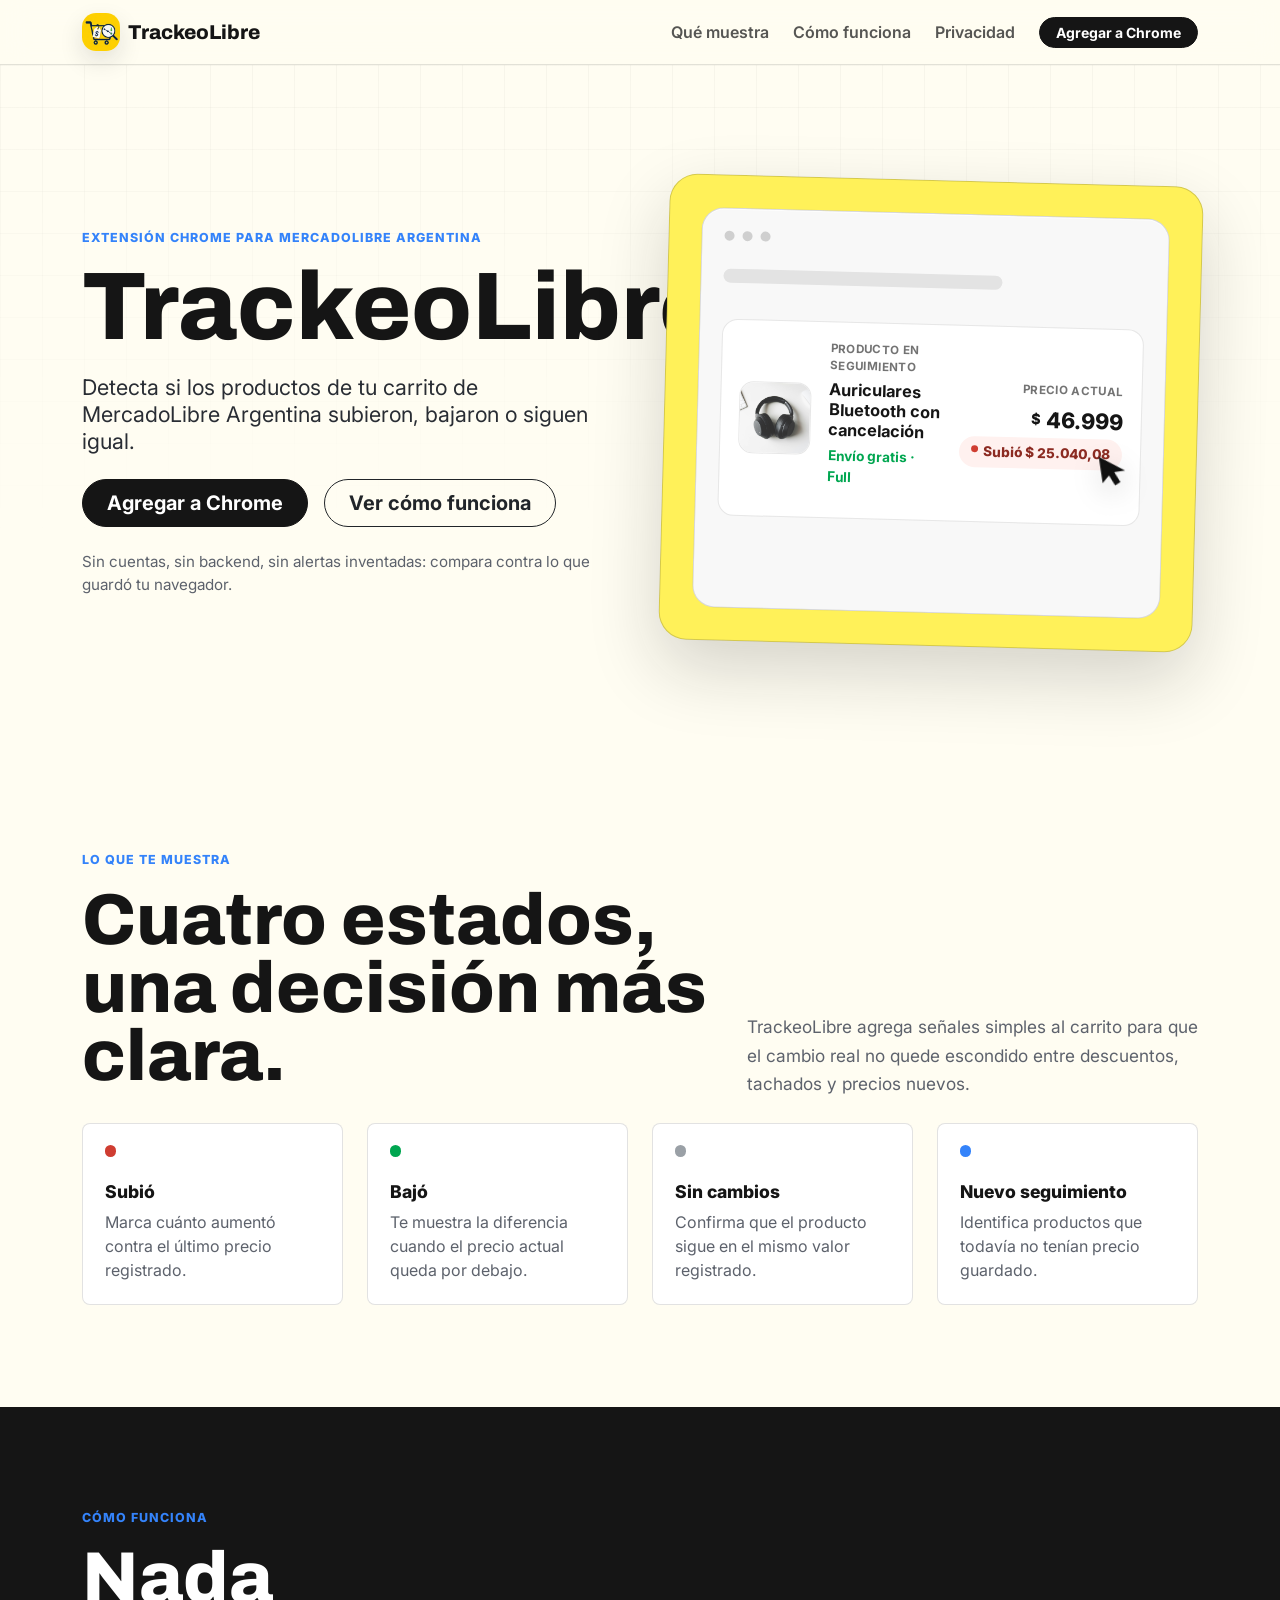
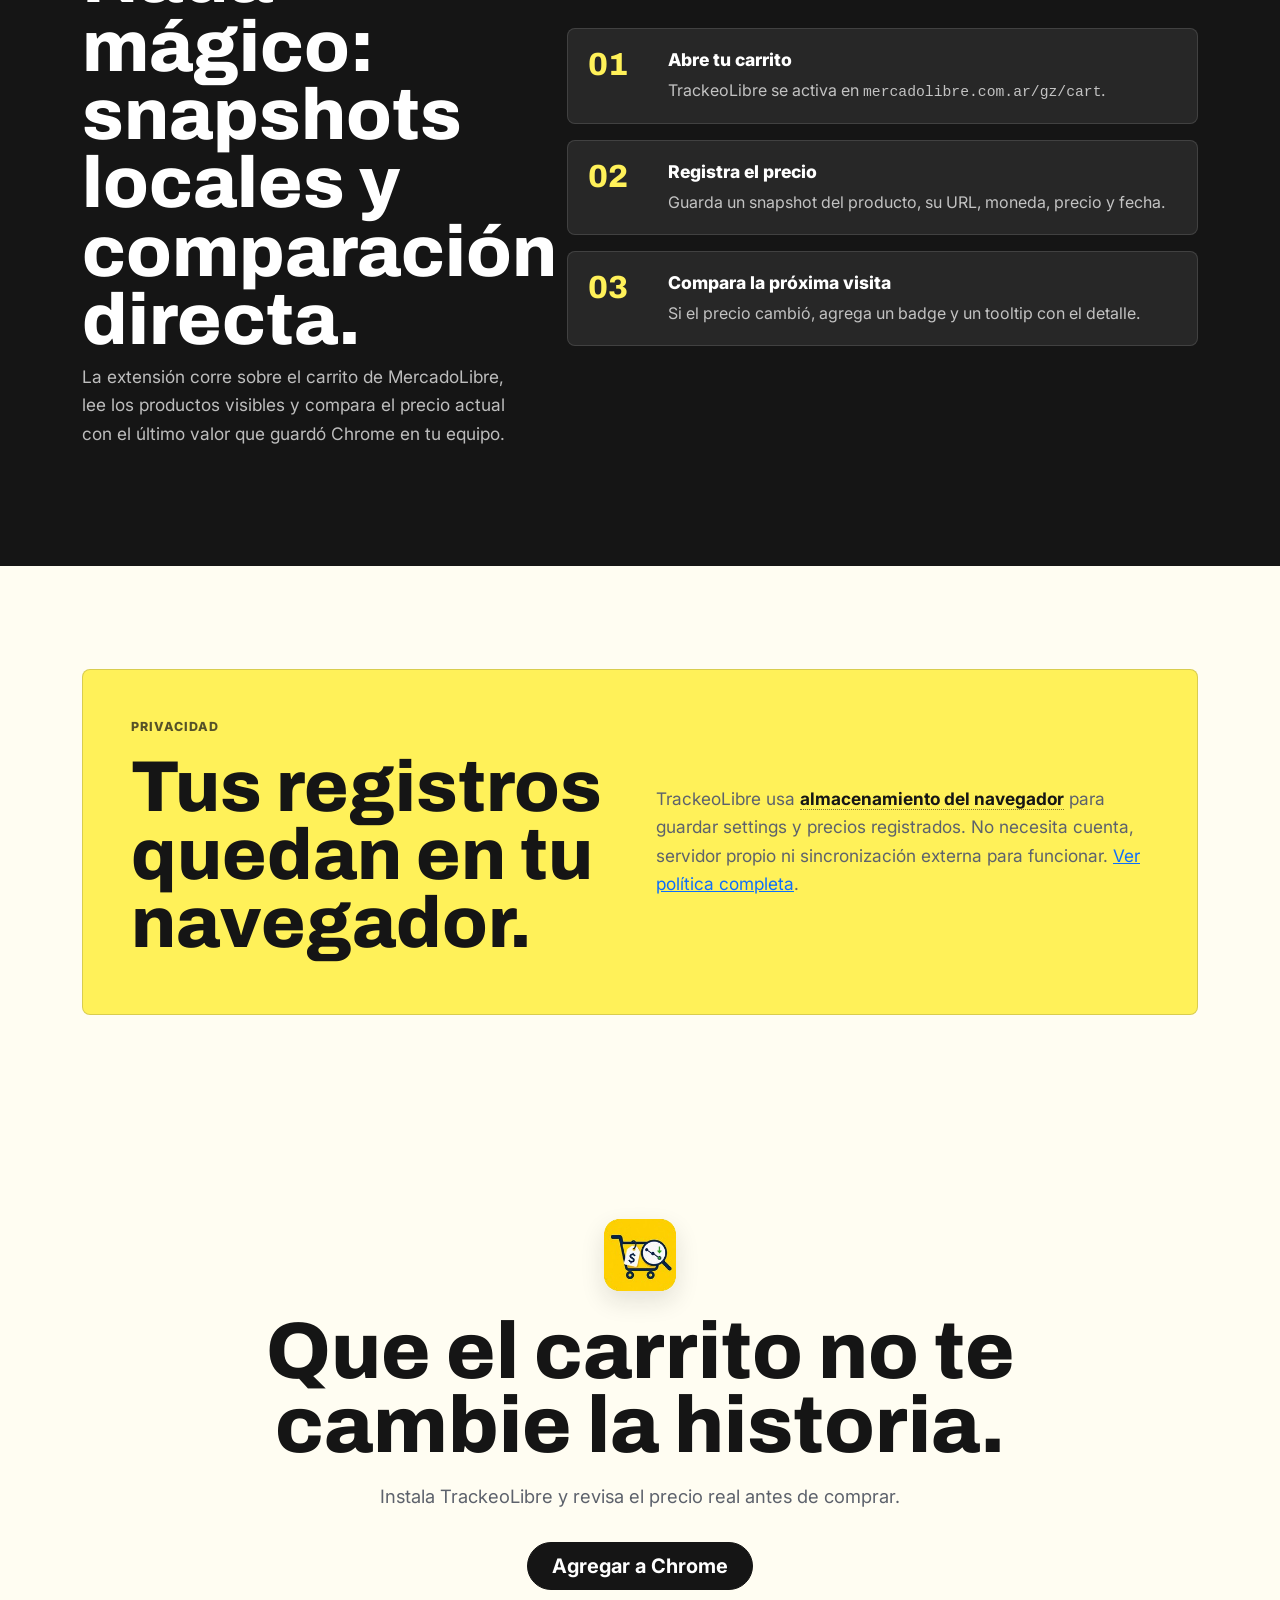
<file: index.html>
<!doctype html>
<html lang="es">
    <head>
        <meta charset="utf-8" />
        <meta name="viewport" content="width=device-width, initial-scale=1" />
        <meta
            name="description"
            content="TrackeoLibre detecta si los productos de tu carrito de MercadoLibre Argentina subieron, bajaron o siguen igual."
        />
        <title>TrackeoLibre | Precio real en tu carrito</title>
        <link rel="preconnect" href="https://cdn.jsdelivr.net" />
        <link
            href="https://cdn.jsdelivr.net/npm/bootstrap@5.3.8/dist/css/bootstrap.min.css"
            rel="stylesheet"
            integrity="sha384-sRIl4kxILFvY47J16cr9ZwB07vP4J8+LH7qKQnuqkuIAvNWLzeN8tE5YBujZqJLB"
            crossorigin="anonymous"
        />

        <link rel="preconnect" href="https://fonts.googleapis.com" />
        <link rel="preconnect" href="https://fonts.gstatic.com" crossorigin />
        <link
            href="https://fonts.googleapis.com/css2?family=Archivo:wdth,wght@90,500;100,600;110,700;115,800&family=Inter:wght@400;500;600;700&display=swap"
            rel="stylesheet"
        />
        <link rel="stylesheet" href="styles.css" />
    </head>
    <body>
        <nav class="navbar navbar-expand-lg sticky-top site-nav">
            <div class="container">
                <a
                    class="navbar-brand d-flex align-items-center gap-2"
                    href="#top"
                    aria-label="TrackeoLibre inicio"
                >
                    <img
                        src="assets/trackeolibre-logo.png"
                        alt=""
                        width="38"
                        height="38"
                        class="brand-mark"
                    />
                    <span>TrackeoLibre</span>
                </a>

                <button
                    class="navbar-toggler"
                    type="button"
                    data-bs-toggle="collapse"
                    data-bs-target="#mainNav"
                    aria-controls="mainNav"
                    aria-expanded="false"
                    aria-label="Abrir navegación"
                >
                    <span class="navbar-toggler-icon"></span>
                </button>

                <div class="collapse navbar-collapse" id="mainNav">
                    <ul
                        class="navbar-nav ms-auto align-items-lg-center gap-lg-2"
                    >
                        <li class="nav-item">
                            <a class="nav-link" href="#muestra">Qué muestra</a>
                        </li>
                        <li class="nav-item">
                            <a class="nav-link" href="#funciona"
                                >Cómo funciona</a
                            >
                        </li>
                        <li class="nav-item">
                            <a class="nav-link" href="#privacidad"
                                >Privacidad</a
                            >
                        </li>
                        <li class="nav-item ms-lg-2">
                            <a
                                class="btn btn-dark btn-sm px-3 js-store-link"
                                href="#"
                                >Agregar a Chrome</a
                            >
                        </li>
                    </ul>
                </div>
            </div>
        </nav>

        <main id="top">
            <section class="hero-section">
                <div class="container">
                    <div class="row align-items-center g-5">
                        <div class="col-lg-6">
                            <div class="eyebrow mb-3">
                                Extensión Chrome para MercadoLibre Argentina
                            </div>
                            <h1 class="hero-title">TrackeoLibre</h1>
                            <p class="hero-copy mt-4">
                                Detecta si los productos de tu carrito de
                                MercadoLibre Argentina subieron, bajaron o
                                siguen igual.
                            </p>
                            <div
                                class="d-flex flex-column flex-sm-row gap-3 mt-4"
                            >
                                <a
                                    class="btn btn-dark btn-lg px-4 js-store-link"
                                    href="#"
                                    >Agregar a Chrome</a
                                >
                                <a
                                    class="btn btn-outline-dark btn-lg px-4"
                                    href="#funciona"
                                    >Ver cómo funciona</a
                                >
                            </div>
                            <div class="hero-note mt-4">
                                Sin cuentas, sin backend, sin alertas
                                inventadas: compara contra lo que guardó tu
                                navegador.
                            </div>
                        </div>

                        <div class="col-lg-6">
                            <div
                                class="product-stage"
                                aria-label="Vista previa de TrackeoLibre en MercadoLibre"
                            >
                                <div class="cart-window">
                                    <div class="window-bar">
                                        <span></span>
                                        <span></span>
                                        <span></span>
                                    </div>
                                    <div class="cart-line cart-line-wide"></div>
                                    <div class="cart-grid demo-cart-item">
                                        <div class="cart-thumb">
                                            <img
                                                src="assets/headphones.jpg"
                                                alt="Auriculares Bluetooth negros"
                                            />
                                        </div>
                                        <div class="cart-product">
                                            <p class="cart-product__label">
                                                Producto en seguimiento
                                            </p>
                                            <h2>
                                                Auriculares Bluetooth con
                                                cancelación
                                            </h2>
                                            <div class="cart-product__meta">
                                                Envío gratis · Full
                                            </div>
                                        </div>
                                        <div class="cart-price-block">
                                            <span class="cart-price-label"
                                                >Precio actual</span
                                            >
                                            <div class="cart-price">
                                                <span>$</span> 46.999
                                            </div>
                                            <button
                                                class="price-chip price-chip-up"
                                                type="button"
                                                aria-describedby="price-tooltip-demo"
                                            >
                                                Subió $ 25.040,08
                                                <span
                                                    class="price-tooltip"
                                                    id="price-tooltip-demo"
                                                    role="tooltip"
                                                >
                                                    <span
                                                        class="price-tooltip__title"
                                                        >Subió de precio</span
                                                    >
                                                    <span
                                                        class="price-tooltip__row"
                                                    >
                                                        <span>Registrado</span>
                                                        <strong
                                                            >$ 21.958,92</strong
                                                        >
                                                    </span>
                                                    <span
                                                        class="price-tooltip__row"
                                                    >
                                                        <span>Actual</span>
                                                        <strong
                                                            >$ 46.999</strong
                                                        >
                                                    </span>
                                                    <span
                                                        class="price-tooltip__row"
                                                    >
                                                        <span>Diferencia</span>
                                                        <strong
                                                            >$ 25.040,08</strong
                                                        >
                                                    </span>
                                                    <span
                                                        class="price-tooltip__date"
                                                        >Registro: 05/06/2026,
                                                        04:42 p. m.</span
                                                    >
                                                </span>
                                            </button>
                                            <span
                                                class="hover-cursor"
                                                aria-hidden="true"
                                            >
                                                <svg
                                                    viewBox="0 0 32 32"
                                                    class="hover-cursor__icon"
                                                >
                                                    <path
                                                        class="hover-cursor__outline"
                                                        d="M5 3.8V25.2L10.9 19.7L14.6 28.4L19.2 26.4L15.5 17.8H24.2L5 3.8Z"
                                                    />
                                                    <path
                                                        class="hover-cursor__fill"
                                                        d="M7 8V20.6L11.6 16.3L15.3 25L16.6 24.4L12.8 15.7H18.1L7 8Z"
                                                    />
                                                </svg>
                                            </span>
                                        </div>
                                    </div>
                                </div>
                            </div>
                        </div>
                    </div>
                </div>
            </section>

            <section class="section-pad" id="muestra">
                <div class="container">
                    <div class="row align-items-end g-4 mb-4">
                        <div class="col-lg-7">
                            <p class="section-kicker">Lo que te muestra</p>
                            <h2 class="section-title">
                                Cuatro estados, una decisión más clara.
                            </h2>
                        </div>
                        <div class="col-lg-5">
                            <p class="section-copy mb-0">
                                TrackeoLibre agrega señales simples al carrito
                                para que el cambio real no quede escondido entre
                                descuentos, tachados y precios nuevos.
                            </p>
                        </div>
                    </div>

                    <div class="row g-3 g-lg-4">
                        <div class="col-md-6 col-xl-3">
                            <article class="signal-card signal-up">
                                <span class="signal-dot"></span>
                                <h3>Subió</h3>
                                <p>
                                    Marca cuánto aumentó contra el último precio
                                    registrado.
                                </p>
                            </article>
                        </div>
                        <div class="col-md-6 col-xl-3">
                            <article class="signal-card signal-down">
                                <span class="signal-dot"></span>
                                <h3>Bajó</h3>
                                <p>
                                    Te muestra la diferencia cuando el precio
                                    actual queda por debajo.
                                </p>
                            </article>
                        </div>
                        <div class="col-md-6 col-xl-3">
                            <article class="signal-card signal-same">
                                <span class="signal-dot"></span>
                                <h3>Sin cambios</h3>
                                <p>
                                    Confirma que el producto sigue en el mismo
                                    valor registrado.
                                </p>
                            </article>
                        </div>
                        <div class="col-md-6 col-xl-3">
                            <article class="signal-card signal-new">
                                <span class="signal-dot"></span>
                                <h3>Nuevo seguimiento</h3>
                                <p>
                                    Identifica productos que todavía no tenían
                                    precio guardado.
                                </p>
                            </article>
                        </div>
                    </div>
                </div>
            </section>

            <section class="section-pad process-section" id="funciona">
                <div class="container">
                    <div class="row g-5 align-items-center">
                        <div class="col-lg-5">
                            <p class="section-kicker">Cómo funciona</p>
                            <h2 class="section-title">
                                Nada mágico: snapshots locales y comparación
                                directa.
                            </h2>
                            <p class="section-copy">
                                La extensión corre sobre el carrito de
                                MercadoLibre, lee los productos visibles y
                                compara el precio actual con el último valor que
                                guardó Chrome en tu equipo.
                            </p>
                        </div>
                        <div class="col-lg-7">
                            <div class="steps">
                                <div class="step">
                                    <span>01</span>
                                    <div>
                                        <h3>Abre tu carrito</h3>
                                        <p>
                                            TrackeoLibre se activa en
                                            <code
                                                >mercadolibre.com.ar/gz/cart</code
                                            >.
                                        </p>
                                    </div>
                                </div>
                                <div class="step">
                                    <span>02</span>
                                    <div>
                                        <h3>Registra el precio</h3>
                                        <p>
                                            Guarda un snapshot del producto, su
                                            URL, moneda, precio y fecha.
                                        </p>
                                    </div>
                                </div>
                                <div class="step">
                                    <span>03</span>
                                    <div>
                                        <h3>Compara la próxima visita</h3>
                                        <p>
                                            Si el precio cambió, agrega un badge
                                            y un tooltip con el detalle.
                                        </p>
                                    </div>
                                </div>
                            </div>
                        </div>
                    </div>
                </div>
            </section>

            <section class="section-pad" id="privacidad">
                <div class="container">
                    <div class="privacy-band">
                        <div>
                            <p class="section-kicker">Privacidad</p>
                            <h2 class="section-title">
                                Tus registros quedan en tu navegador.
                            </h2>
                        </div>
                        <p class="section-copy mb-0">
                            TrackeoLibre usa
                            <span
                                class="privacy-storage-term"
                                tabindex="0"
                                data-bs-toggle="tooltip"
                                data-bs-title="chrome.storage.local"
                                >almacenamiento del navegador</span
                            >
                            para guardar settings y precios registrados. No
                            necesita cuenta, servidor propio ni sincronización
                            externa para funcionar.
                            <a href="privacy-policy.html"
                                >Ver política completa</a
                            >.
                        </p>
                    </div>
                </div>
            </section>

            <section class="final-cta">
                <div class="container text-center">
                    <img
                        src="assets/trackeolibre-logo.png"
                        alt=""
                        width="72"
                        height="72"
                        class="brand-mark mb-4"
                    />
                    <h2>Que el carrito no te cambie la historia.</h2>
                    <p>
                        Instala TrackeoLibre y revisa el precio real antes de
                        comprar.
                    </p>
                    <a class="btn btn-dark btn-lg px-4 js-store-link" href="https://chromewebstore.google.com/detail/trackeolibre/ibnfncobhnpkimhjdmdilfoepcmipmao"
                        >Agregar a Chrome</a
                    >
                </div>
            </section>
        </main>

        <script
            src="https://cdn.jsdelivr.net/npm/bootstrap@5.3.8/dist/js/bootstrap.bundle.min.js"
            integrity="sha384-FKyoEForCGlyvwx9Hj09JcYn3nv7wiPVlz7YYwJrWVcXK/BmnVDxM+D2scQbITxI"
            crossorigin="anonymous"
        ></script>
        <script>
            // TODO: reemplazar por la URL real de Chrome Web Store antes de publicar.
            const CHROME_WEB_STORE_URL = 'https://chromewebstore.google.com/detail/trackeolibre/ibnfncobhnpkimhjdmdilfoepcmipmao';

            document.querySelectorAll('.js-store-link').forEach((link) => {
                link.href = CHROME_WEB_STORE_URL;
            });

            document
                .querySelectorAll('[data-bs-toggle="tooltip"]')
                .forEach((element) => {
                    new bootstrap.Tooltip(element);
                });
        </script>
    </body>
</html>
</file>
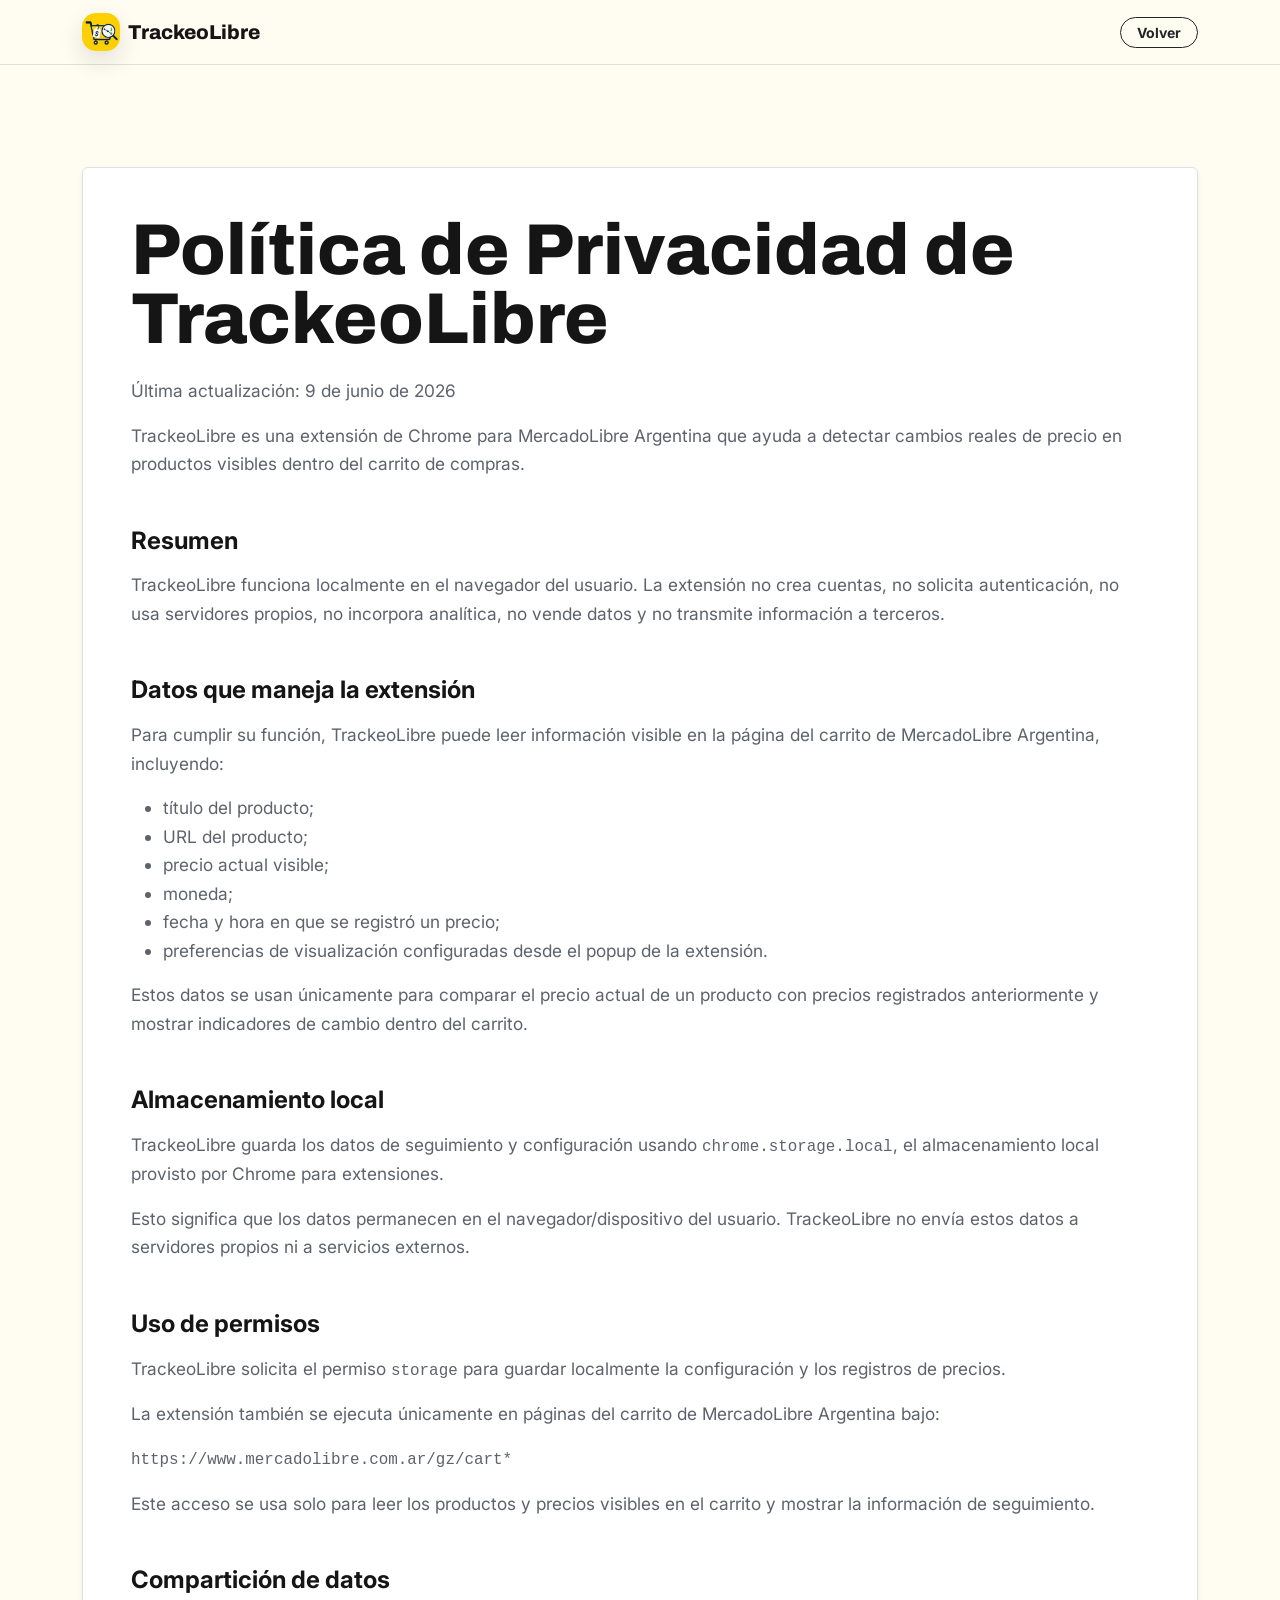
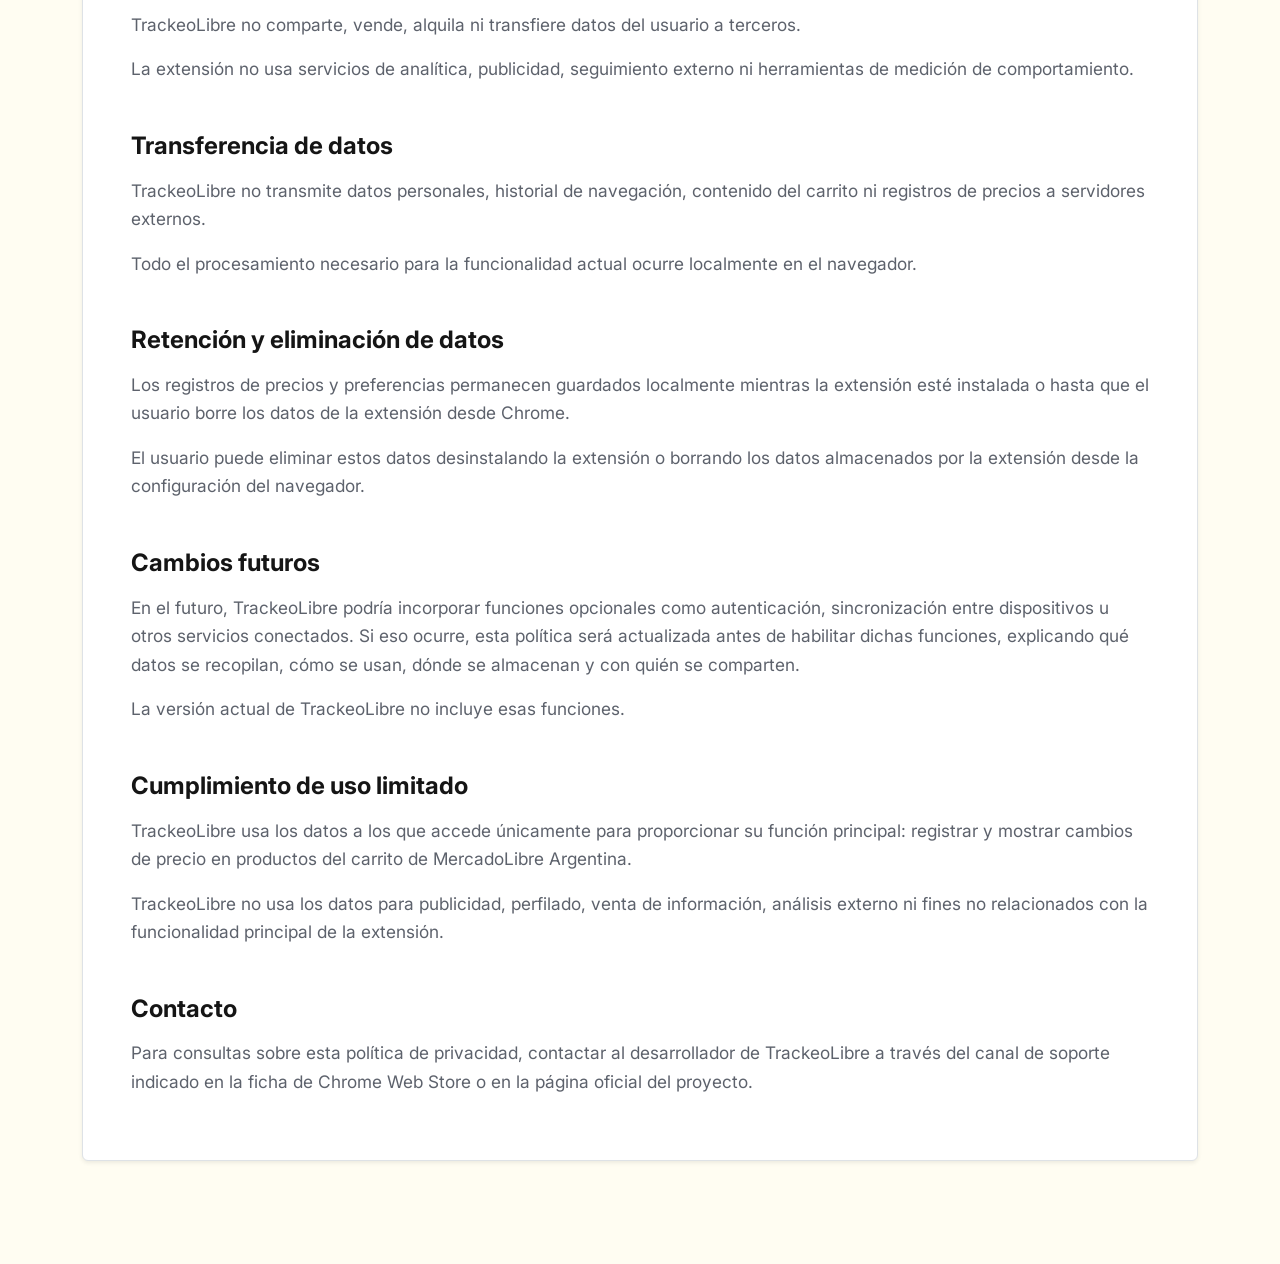
<file: privacy-policy.html>
<!doctype html>
<html lang="es">
    <head>
        <meta charset="utf-8" />
        <meta name="viewport" content="width=device-width, initial-scale=1" />
        <meta
            name="description"
            content="Política de privacidad de TrackeoLibre, extensión Chrome para MercadoLibre Argentina."
        />
        <title>Política de Privacidad | TrackeoLibre</title>
        <link rel="preconnect" href="https://cdn.jsdelivr.net" />
        <link
            href="https://cdn.jsdelivr.net/npm/bootstrap@5.3.8/dist/css/bootstrap.min.css"
            rel="stylesheet"
            integrity="sha384-sRIl4kxILFvY47J16cr9ZwB07vP4J8+LH7qKQnuqkuIAvNWLzeN8tE5YBujZqJLB"
            crossorigin="anonymous"
        />

        <link rel="preconnect" href="https://fonts.googleapis.com" />
        <link rel="preconnect" href="https://fonts.gstatic.com" crossorigin />
        <link
            href="https://fonts.googleapis.com/css2?family=Archivo:wdth,wght@90,500;100,600;110,700;115,800&family=Inter:wght@400;500;600;700&display=swap"
            rel="stylesheet"
        />
        <link rel="stylesheet" href="styles.css" />
    </head>
    <body>
        <nav class="navbar navbar-expand-lg sticky-top site-nav">
            <div class="container">
                <a
                    class="navbar-brand d-flex align-items-center gap-2"
                    href="index.html"
                    aria-label="TrackeoLibre inicio"
                >
                    <img
                        src="assets/trackeolibre-logo.png"
                        alt=""
                        width="38"
                        height="38"
                        class="brand-mark"
                    />
                    <span>TrackeoLibre</span>
                </a>

                <div class="ms-auto">
                    <a
                        class="btn btn-outline-dark btn-sm px-3"
                        href="index.html"
                        >Volver</a
                    >
                </div>
            </div>
        </nav>

        <main class="section-pad">
            <div class="container">
                <article
                    class="bg-white border rounded-2 p-4 p-md-5 shadow-sm"
                    id="privacyPolicy"
                    aria-live="polite"
                >
                    <p class="section-copy mb-0">
                        Cargando política de privacidad...
                    </p>
                </article>
            </div>
        </main>

        <script>
            const policyContainer = document.getElementById('privacyPolicy');

            function escapeHtml(value) {
                return value
                    .replace(/&/g, '&amp;')
                    .replace(/</g, '&lt;')
                    .replace(/>/g, '&gt;')
                    .replace(/"/g, '&quot;')
                    .replace(/'/g, '&#039;');
            }

            function renderInlineMarkdown(value) {
                return escapeHtml(value).replace(
                    /`([^`]+)`/g,
                    '<code>$1</code>',
                );
            }

            function renderMarkdown(markdown) {
                const lines = markdown.replace(/\r\n/g, '\n').split('\n');
                const html = [];
                let paragraph = [];
                let listItems = [];

                function flushParagraph() {
                    if (!paragraph.length) {
                        return;
                    }

                    html.push(
                        `<p class="section-copy">${renderInlineMarkdown(
                            paragraph.join(' '),
                        )}</p>`,
                    );
                    paragraph = [];
                }

                function flushList() {
                    if (!listItems.length) {
                        return;
                    }

                    html.push(
                        `<ul class="section-copy">${listItems
                            .map(
                                (item) =>
                                    `<li>${renderInlineMarkdown(item)}</li>`,
                            )
                            .join('')}</ul>`,
                    );
                    listItems = [];
                }

                lines.forEach((line) => {
                    const trimmedLine = line.trim();

                    if (!trimmedLine) {
                        flushParagraph();
                        flushList();
                        return;
                    }

                    if (trimmedLine.startsWith('# ')) {
                        flushParagraph();
                        flushList();
                        html.push(
                            `<h1 class="section-title mb-4">${renderInlineMarkdown(
                                trimmedLine.slice(2),
                            )}</h1>`,
                        );
                        return;
                    }

                    if (trimmedLine.startsWith('## ')) {
                        flushParagraph();
                        flushList();
                        html.push(
                            `<h2 class="h4 fw-bold mt-5 mb-3">${renderInlineMarkdown(
                                trimmedLine.slice(3),
                            )}</h2>`,
                        );
                        return;
                    }

                    if (trimmedLine.startsWith('- ')) {
                        flushParagraph();
                        listItems.push(trimmedLine.slice(2));
                        return;
                    }

                    flushList();
                    paragraph.push(trimmedLine);
                });

                flushParagraph();
                flushList();

                return html.join('');
            }

            fetch('privacy-policy.md')
                .then((response) => {
                    if (!response.ok) {
                        throw new Error('No se pudo cargar privacy-policy.md');
                    }

                    return response.text();
                })
                .then((markdown) => {
                    policyContainer.innerHTML = renderMarkdown(markdown);
                })
                .catch(() => {
                    policyContainer.innerHTML =
                        '<h1 class="section-title mb-4">Política de Privacidad</h1><p class="section-copy">No se pudo cargar la política desde Markdown. Abrí <a href="privacy-policy.md">privacy-policy.md</a> para ver el documento fuente.</p>';
                });
        </script>
    </body>
</html>
</file>
<file: styles.css>
:root {
  --tl-yellow: #fff159;
  --tl-ink: #151515;
  --tl-muted: #5d626c;
  --tl-blue: #3483fa;
  --tl-green: #00a650;
  --tl-red: #cf3d31;
  --tl-paper: #fffdf2;
  --tl-panel: #ffffff;
  --tl-line: rgba(21, 21, 21, 0.12);
}

html {
  scroll-behavior: smooth;
}

body {
  background: var(--tl-paper);
  color: var(--tl-ink);
  font-family: "Inter", system-ui, -apple-system, BlinkMacSystemFont, "Segoe UI", sans-serif;
  overflow-x: clip;
}

.site-nav {
  background: rgba(255, 253, 242, 0.86);
  border-bottom: 1px solid var(--tl-line);
  backdrop-filter: blur(14px);
}

.navbar-brand,
.hero-title,
.section-title,
.final-cta h2 {
  font-family: "Archivo", system-ui, sans-serif;
}

.navbar-brand {
  color: var(--tl-ink);
  font-weight: 800;
}

.brand-mark {
  border-radius: 14px;
  box-shadow: 0 10px 24px rgba(21, 21, 21, 0.12);
  object-fit: cover;
}

.nav-link {
  color: rgba(21, 21, 21, 0.72);
  font-weight: 600;
}

.nav-link:hover,
.nav-link:focus {
  color: var(--tl-ink);
}

.btn {
  border-radius: 999px;
  font-weight: 700;
}

.btn-dark {
  background: var(--tl-ink);
  border-color: var(--tl-ink);
}

.btn-dark:hover,
.btn-dark:focus {
  background: var(--tl-blue);
  border-color: var(--tl-blue);
  transform: translateY(-1px);
}

.btn-outline-dark:hover,
.btn-outline-dark:focus {
  transform: translateY(-1px);
}

.hero-section {
  overflow: hidden;
  padding: clamp(5rem, 9vw, 8rem) 0 clamp(4rem, 8vw, 7rem);
  position: relative;
}

.hero-section::before {
  background:
    linear-gradient(90deg, rgba(21, 21, 21, 0.06) 1px, transparent 1px),
    linear-gradient(rgba(21, 21, 21, 0.06) 1px, transparent 1px);
  background-size: 42px 42px;
  content: "";
  inset: 0;
  mask-image: linear-gradient(to bottom, #000, transparent 72%);
  opacity: 0.55;
  pointer-events: none;
  position: absolute;
}

.hero-section .container {
  position: relative;
}

.eyebrow,
.section-kicker {
  color: var(--tl-blue);
  font-size: 0.78rem;
  font-weight: 800;
  letter-spacing: 0.08em;
  max-width: 100%;
  overflow-wrap: anywhere;
  text-transform: uppercase;
}

.hero-title {
  font-size: 6rem;
  font-weight: 800;
  line-height: 0.9;
  max-width: 100%;
  overflow-wrap: normal;
}

.hero-copy {
  color: #292d34;
  font-size: 1.35rem;
  line-height: 1.25;
  max-width: 42rem;
}

.hero-note {
  color: var(--tl-muted);
  font-size: 0.95rem;
  max-width: 34rem;
}

.product-stage {
  background: var(--tl-yellow);
  border: 1px solid rgba(21, 21, 21, 0.18);
  border-radius: 28px;
  box-sizing: border-box;
  box-shadow: 0 28px 70px rgba(21, 21, 21, 0.18);
  padding: clamp(1rem, 3vw, 2rem);
  max-width: 100%;
  transform: rotate(1.5deg);
}

.cart-window {
  background: #f8f8f8;
  border: 1px solid rgba(21, 21, 21, 0.14);
  border-radius: 22px;
  box-sizing: border-box;
  box-shadow: inset 0 1px 0 rgba(255, 255, 255, 0.8);
  min-height: 400px;
  padding: 22px;
  position: relative;
}

.window-bar {
  align-items: center;
  display: flex;
  gap: 8px;
  margin-bottom: 28px;
}

.window-bar span {
  background: rgba(21, 21, 21, 0.18);
  border-radius: 999px;
  display: block;
  height: 10px;
  width: 10px;
}

.cart-grid {
  align-items: center;
  background: var(--tl-panel);
  border: 1px solid rgba(21, 21, 21, 0.1);
  border-radius: 16px;
  display: grid;
  gap: 18px;
  grid-template-columns: 72px 1fr auto;
  padding: 18px;
}

.demo-cart-item {
  margin-top: 2.25rem;
  position: relative;
}

.cart-line {
  background: rgba(21, 21, 21, 0.09);
  border-radius: 10px;
}

.cart-thumb {
  aspect-ratio: 1;
  background: #fff;
  border: 1px solid rgba(21, 21, 21, 0.1);
  border-radius: 14px;
  display: grid;
  overflow: hidden;
  place-items: center;
}

.cart-thumb img {
  height: 100%;
  object-fit: cover;
  width: 100%;
}

.cart-line {
  height: 14px;
  margin-bottom: 10px;
}

.cart-line-wide {
  margin-bottom: 18px;
  width: 66%;
}

.cart-line-short {
  width: 58%;
}

.cart-product__label,
.cart-price-label {
  color: #737373;
  display: block;
  font-size: 0.72rem;
  font-weight: 700;
  letter-spacing: 0.03em;
  margin-bottom: 0.25rem;
  text-transform: uppercase;
}

.cart-product h2 {
  font-size: 1.02rem;
  font-weight: 700;
  line-height: 1.25;
  margin: 0 0 0.35rem;
}

.cart-product__meta {
  color: var(--tl-green);
  font-size: 0.85rem;
  font-weight: 700;
  margin-bottom: 0.8rem;
}

.cart-price-block {
  justify-self: end;
  position: relative;
  text-align: right;
}

.cart-price {
  font-size: 1.35rem;
  font-weight: 800;
  white-space: nowrap;
}

.cart-price span {
  font-size: 0.9rem;
  vertical-align: 0.28em;
}

.price-chip {
  border: 0;
  border-radius: 999px;
  display: inline-flex;
  font-size: 0.85rem;
  font-weight: 800;
  gap: 0.35rem;
  line-height: 1;
  padding: 0.52rem 0.72rem;
  position: relative;
  white-space: nowrap;
}

.price-chip-up {
  background: #fff1ef;
  color: #8c2b22;
}

.price-chip-up::before {
  background: var(--tl-red);
  border-radius: 999px;
  content: "";
  display: block;
  height: 0.46rem;
  width: 0.46rem;
}

.price-chip:hover,
.price-chip:focus-visible {
  cursor: help;
  outline: 0;
}

.price-chip:focus-visible {
  box-shadow: 0 0 0 3px rgba(52, 131, 250, 0.28);
}

.price-tooltip {
  background: #fff;
  border: 1px solid rgba(0, 0, 0, 0.12);
  border-radius: 8px;
  bottom: calc(100% + 12px);
  box-shadow: 0 18px 45px rgba(21, 21, 21, 0.2);
  color: #222;
  display: block;
  font-size: 0.86rem;
  font-weight: 400;
  left: 0;
  line-height: 1.25;
  min-width: 250px;
  opacity: 0;
  padding: 0.9rem 1rem;
  pointer-events: none;
  position: absolute;
  text-align: left;
  transform: translateY(6px);
  transition: opacity 140ms ease, transform 140ms ease;
  white-space: normal;
  z-index: 10;
}

.price-tooltip::after {
  background: #fff;
  border-bottom: 1px solid rgba(0, 0, 0, 0.12);
  border-right: 1px solid rgba(0, 0, 0, 0.12);
  bottom: -5px;
  content: "";
  height: 10px;
  left: 18px;
  position: absolute;
  transform: rotate(45deg);
  width: 10px;
}

.price-chip:hover .price-tooltip,
.price-chip:focus .price-tooltip,
.price-chip:focus-visible .price-tooltip {
  opacity: 1;
  transform: translateY(0);
}

.price-tooltip__title {
  display: block;
  font-size: 1rem;
  font-weight: 800;
  margin-bottom: 0.75rem;
}

.price-tooltip__row {
  align-items: baseline;
  display: flex;
  justify-content: space-between;
  gap: 1rem;
  margin-top: 0.38rem;
}

.price-tooltip__row span {
  color: #666;
}

.price-tooltip__row strong {
  color: #111;
  font-weight: 700;
  text-align: right;
}

.price-tooltip__date {
  border-top: 1px solid rgba(0, 0, 0, 0.08);
  color: #777;
  display: block;
  font-size: 0.78rem;
  margin-top: 0.75rem;
  padding-top: 0.75rem;
}

.hover-cursor {
  animation: hoverCursorMove 1.4s ease-in-out alternate infinite;
  display: block;
  pointer-events: none;
  position: absolute;
  right: -0.8rem;
  top: 4.1rem;
  transform: rotate(-10deg);
  z-index: 8;
  will-change: transform;
}

@keyframes hoverCursorMove {
  0% {
    transform: translate3d(4.8rem, 3.7rem, 0) rotate(-7deg) scale(0.96);
  }

  10% {
    transform: translate3d(4.8rem, 3.7rem, 0) rotate(-7deg) scale(0.96);
  }

  70% {
    transform: translate3d(0, 0, 0) rotate(-10deg) scale(1);
  }

  100% {
    transform: translate3d(0, 0, 0) rotate(-10deg) scale(1);
  }
}

.hover-cursor__icon {
  display: block;
  filter: drop-shadow(0 8px 14px rgba(0, 0, 0, 0.18));
  height: 2.5rem;
  overflow: visible;
  width: 2.5rem;
}

.hover-cursor__outline {
  fill: #111;
}

.hover-cursor__fill {
  fill: #111;
}

.section-pad {
  padding: clamp(4rem, 8vw, 7rem) 0;
}

.section-title {
  font-size: 4.5rem;
  font-weight: 800;
  line-height: 0.95;
}

.section-copy {
  color: var(--tl-muted);
  font-size: 1.08rem;
  line-height: 1.65;
}

.signal-card {
  background: var(--tl-panel);
  border: 1px solid var(--tl-line);
  border-radius: 8px;
  height: 100%;
  padding: 1.35rem;
  transition: transform 160ms ease, box-shadow 160ms ease;
}

.signal-card:hover {
  box-shadow: 0 18px 35px rgba(21, 21, 21, 0.1);
  transform: translateY(-4px);
}

.signal-dot {
  border-radius: 999px;
  display: block;
  height: 0.72rem;
  margin-bottom: 1.5rem;
  width: 0.72rem;
}

.signal-card h3,
.step h3 {
  font-size: 1.1rem;
  font-weight: 800;
}

.signal-card p,
.step p {
  color: var(--tl-muted);
  margin-bottom: 0;
}

.signal-up .signal-dot {
  background: var(--tl-red);
}

.signal-down .signal-dot {
  background: var(--tl-green);
}

.signal-same .signal-dot {
  background: #9aa0a6;
}

.signal-new .signal-dot {
  background: var(--tl-blue);
}

.process-section {
  background: #151515;
  color: #fff;
}

.process-section .section-copy,
.process-section .step p {
  color: rgba(255, 255, 255, 0.72);
}

.steps {
  display: grid;
  gap: 1rem;
}

.step {
  align-items: flex-start;
  background: rgba(255, 255, 255, 0.08);
  border: 1px solid rgba(255, 255, 255, 0.12);
  border-radius: 8px;
  display: grid;
  gap: 1rem;
  grid-template-columns: 4rem 1fr;
  padding: 1.25rem;
}

.step span {
  color: var(--tl-yellow);
  font-family: "Archivo", system-ui, sans-serif;
  font-size: 2rem;
  font-weight: 800;
  line-height: 1;
}

code {
  color: inherit;
  font-size: 0.92em;
}

.privacy-band {
  align-items: center;
  background: var(--tl-yellow);
  border: 1px solid rgba(21, 21, 21, 0.16);
  border-radius: 8px;
  display: grid;
  gap: 2rem;
  grid-template-columns: 1fr 1fr;
  padding: clamp(1.5rem, 4vw, 3rem);
}

.privacy-band .section-kicker {
  color: rgba(21, 21, 21, 0.72);
}

.privacy-storage-term {
  border-bottom: 1px dotted rgba(21, 21, 21, 0.55);
  color: var(--tl-ink);
  cursor: help;
  font-weight: 700;
}

.privacy-storage-term:focus-visible {
  border-radius: 4px;
  outline: 3px solid rgba(52, 131, 250, 0.28);
  outline-offset: 3px;
}

.final-cta {
  padding: clamp(4rem, 8vw, 7rem) 0;
}

.final-cta h2 {
  font-size: 5rem;
  font-weight: 800;
  line-height: 0.92;
  margin-inline: auto;
  max-width: 900px;
}

.final-cta p {
  color: var(--tl-muted);
  font-size: 1.15rem;
  margin: 1.25rem auto 2rem;
  max-width: 520px;
}

@media (max-width: 991.98px) {
  .navbar-collapse {
    padding-top: 1rem;
  }

  .product-stage {
    transform: none;
  }

  .hero-title {
    font-size: 5rem;
  }

  .section-title,
  .final-cta h2 {
    font-size: 3.5rem;
  }

  .privacy-band {
    grid-template-columns: 1fr;
  }
}

@media (max-width: 575.98px) {
  .container {
    margin-left: 1.25rem;
    margin-right: auto;
    max-width: min(350px, calc(100vw - 2.5rem));
    padding-left: 0;
    padding-right: 0;
    width: min(350px, calc(100vw - 2.5rem));
  }

  .row {
    margin-left: 0;
    margin-right: 0;
  }

  .row > * {
    padding-left: 0;
    padding-right: 0;
  }

  .eyebrow,
  .section-kicker {
    font-size: 0.72rem;
  }

  .hero-title {
    font-size: 3.35rem;
  }

  .hero-copy {
    font-size: 1.18rem;
  }

  .section-title,
  .final-cta h2 {
    font-size: 2.25rem;
    line-height: 1;
    overflow-wrap: anywhere;
  }

  .signal-card,
  .step,
  .privacy-band {
    overflow-wrap: anywhere;
  }

  .cart-window {
    min-height: 360px;
    padding: 16px;
  }

  .cart-grid {
    align-items: start;
    grid-template-columns: 54px 1fr;
    gap: 14px;
  }

  .cart-price-block {
    grid-column: 2;
    justify-self: start;
    text-align: left;
  }

  .cart-product h2 {
    font-size: 0.95rem;
  }

  .price-chip {
    font-size: 0.78rem;
  }

  .price-tooltip {
    left: -70px;
    min-width: min(270px, calc(100vw - 4rem));
  }

  .hover-cursor {
    right: 0.25rem;
    top: 4.35rem;
  }

  .step {
    grid-template-columns: 1fr;
  }
}
</file>
